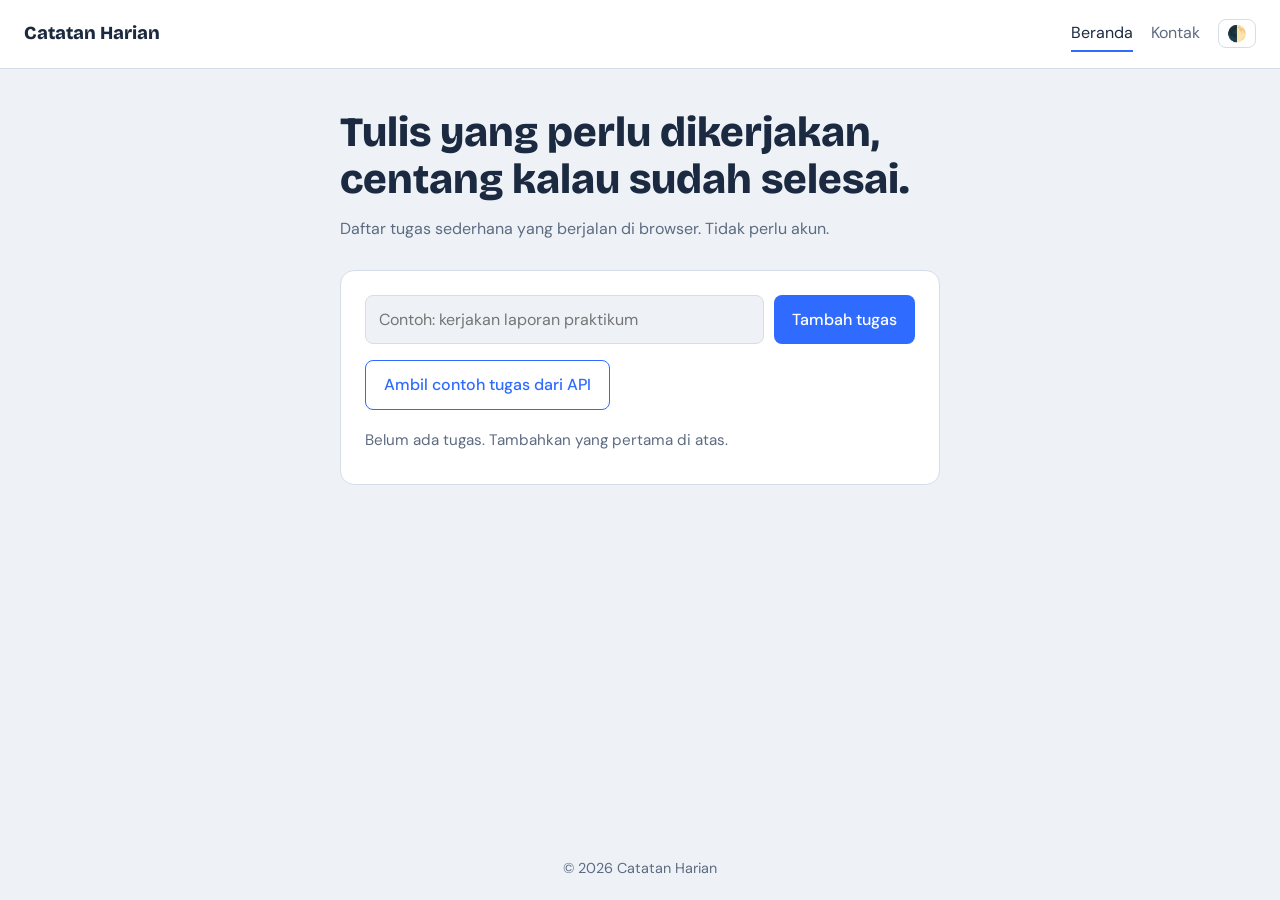
<file: index.html>
<!DOCTYPE html>
<html lang="id">
<head>
  <meta charset="UTF-8">
  <meta name="viewport" content="width=device-width, initial-scale=1">
  <title>Beranda | Catatan Harian</title>
  <link rel="preconnect" href="https://fonts.googleapis.com">
  <link href="https://fonts.googleapis.com/css2?family=Bricolage+Grotesque:wght@600;800&family=DM+Sans:wght@400;500&display=swap" rel="stylesheet">
  <link rel="stylesheet" href="style.css">
</head>
<body>
  <header class="nav">
    <a class="brand" href="index.html">Catatan Harian</a>
    <nav>
      <a href="index.html" class="active">Beranda</a>
      <a href="kontak.html">Kontak</a>
      <button id="tema" class="icon-btn" aria-label="Ganti tema">🌓</button>
    </nav>
  </header>

  <main>
    <section class="hero">
      <h1>Tulis yang perlu dikerjakan, centang kalau sudah selesai.</h1>
      <p>Daftar tugas sederhana yang berjalan di browser. Tidak perlu akun.</p>
    </section>

    <section class="panel">
      <form id="form-tugas" class="row">
        <input id="input-tugas" type="text" placeholder="Contoh: kerjakan laporan praktikum" aria-label="Tugas baru" required>
        <button type="submit" class="btn">Tambah tugas</button>
      </form>

      <button id="btn-api" type="button" class="btn btn-sekunder">Ambil contoh tugas dari API</button>
      <p id="status-api" class="muted" role="status"></p>

      <p id="ringkasan" class="muted">Belum ada tugas. Tambahkan yang pertama di atas.</p>
      <ul id="daftar" class="list"></ul>
    </section>
  </main>

  <footer>© 2026 Catatan Harian</footer>
  <script src="script.js"></script>
</body>
</html>
</file>
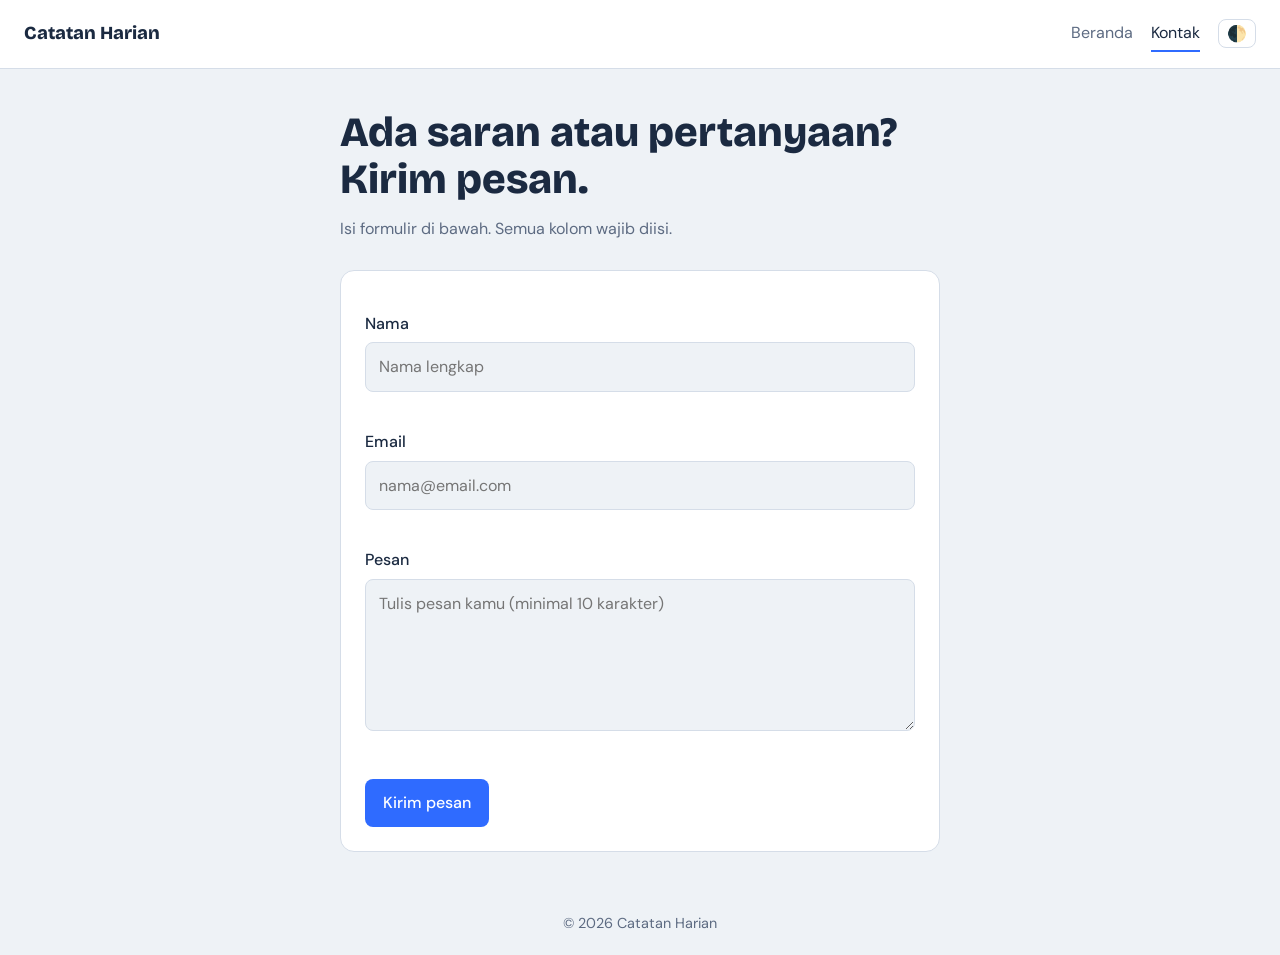
<file: kontak.html>
<!DOCTYPE html>
<html lang="id">
<head>
  <meta charset="UTF-8">
  <meta name="viewport" content="width=device-width, initial-scale=1">
  <title>Kontak | Catatan Harian</title>
  <link rel="preconnect" href="https://fonts.googleapis.com">
  <link href="https://fonts.googleapis.com/css2?family=Bricolage+Grotesque:wght@600;800&family=DM+Sans:wght@400;500&display=swap" rel="stylesheet">
  <link rel="stylesheet" href="style.css">
</head>
<body>
  <header class="nav">
    <a class="brand" href="index.html">Catatan Harian</a>
    <nav>
      <a href="index.html">Beranda</a>
      <a href="kontak.html" class="active">Kontak</a>
      <button id="tema" class="icon-btn" aria-label="Ganti tema">🌓</button>
    </nav>
  </header>

  <main>
    <section class="hero">
      <h1>Ada saran atau pertanyaan? Kirim pesan.</h1>
      <p>Isi formulir di bawah. Semua kolom wajib diisi.</p>
    </section>

    <section class="panel">
      <form id="form-kontak" novalidate>
        <label for="nama">Nama</label>
        <input id="nama" type="text" placeholder="Nama lengkap">
        <small class="error" id="err-nama"></small>

        <label for="email">Email</label>
        <input id="email" type="email" placeholder="nama@email.com">
        <small class="error" id="err-email"></small>

        <label for="pesan">Pesan</label>
        <textarea id="pesan" rows="5" placeholder="Tulis pesan kamu (minimal 10 karakter)"></textarea>
        <small class="error" id="err-pesan"></small>

        <button type="submit" class="btn">Kirim pesan</button>
        <p id="sukses" class="success" hidden></p>
      </form>
    </section>
  </main>

  <footer>© 2026 Catatan Harian</footer>
  <script src="script.js"></script>
</body>
</html>
</file>
<file: style.css>
:root {
  --bg: #eef2f6;
  --surface: #ffffff;
  --ink: #1b2a41;
  --muted: #5d6b82;
  --line: #d5dde8;
  --accent: #2f6bff;
  --accent-ink: #ffffff;
  --ok: #1c8c5a;
  --err: #c93b3b;
}
:root[data-tema="gelap"] {
  --bg: #121a28;
  --surface: #1b2638;
  --ink: #e8eef8;
  --muted: #9aa8c0;
  --line: #2c3a52;
  --accent: #6c97ff;
  --accent-ink: #0d1626;
  --ok: #4cc58b;
  --err: #ff7b7b;
}

* { box-sizing: border-box; }
body {
  margin: 0;
  background: var(--bg);
  color: var(--ink);
  font-family: "DM Sans", system-ui, sans-serif;
  line-height: 1.6;
  min-height: 100vh;
  display: flex;
  flex-direction: column;
}
h1 { font-family: "Bricolage Grotesque", system-ui, sans-serif; font-weight: 800; line-height: 1.15; }

.nav {
  display: flex; justify-content: space-between; align-items: center;
  padding: 16px 24px; border-bottom: 1px solid var(--line); background: var(--surface);
}
.brand { font-family: "Bricolage Grotesque", sans-serif; font-weight: 800; font-size: 1.15rem; color: var(--ink); text-decoration: none; }
.nav nav { display: flex; align-items: center; gap: 18px; }
.nav nav a { color: var(--muted); text-decoration: none; padding: 4px 0; border-bottom: 2px solid transparent; }
.nav nav a.active, .nav nav a:hover { color: var(--ink); border-bottom-color: var(--accent); }
.icon-btn { background: none; border: 1px solid var(--line); border-radius: 8px; padding: 4px 8px; cursor: pointer; font-size: 1rem; }

main { flex: 1; width: 100%; max-width: 640px; margin: 0 auto; padding: 40px 20px; }
.hero h1 { font-size: clamp(1.8rem, 5vw, 2.6rem); margin: 0 0 12px; }
.hero p { color: var(--muted); margin: 0 0 28px; }

.panel { background: var(--surface); border: 1px solid var(--line); border-radius: 14px; padding: 24px; }
.row { display: flex; gap: 10px; }
.row input { flex: 1; }

input, textarea {
  width: 100%; padding: 11px 13px; font: inherit; color: var(--ink);
  background: var(--bg); border: 1px solid var(--line); border-radius: 8px;
}
input:focus-visible, textarea:focus-visible, .btn:focus-visible, .icon-btn:focus-visible, a:focus-visible {
  outline: 3px solid var(--accent); outline-offset: 2px;
}
label { display: block; margin: 16px 0 6px; font-weight: 500; }
textarea { resize: vertical; }

.btn {
  background: var(--accent); color: var(--accent-ink); border: 0; border-radius: 8px;
  padding: 11px 18px; font: inherit; font-weight: 500; cursor: pointer;
}
.btn:hover { filter: brightness(1.08); }
form#form-kontak .btn { margin-top: 20px; }

.muted { color: var(--muted); margin: 18px 0 8px; font-size: .95rem; }
.list { list-style: none; margin: 0; padding: 0; }
.list li { display: flex; align-items: center; gap: 12px; padding: 12px 0; border-top: 1px solid var(--line); }
.list li span { flex: 1; }
.list li.selesai span { text-decoration: line-through; color: var(--muted); }
.list input[type="checkbox"] { width: 20px; height: 20px; accent-color: var(--accent); }
.hapus { background: none; border: 0; color: var(--err); cursor: pointer; font: inherit; }

.error { display: block; color: var(--err); min-height: 1.2em; font-size: .88rem; margin-top: 4px; }
input.invalid, textarea.invalid { border-color: var(--err); }
.success { color: var(--ok); font-weight: 500; margin: 16px 0 0; }

footer { text-align: center; color: var(--muted); padding: 20px; font-size: .9rem; }

@media (max-width: 480px) {
  .row { flex-direction: column; }
  .nav { padding: 12px 16px; }
}

.btn-sekunder { background: transparent; color: var(--accent); border: 1px solid var(--accent); margin-top: 16px; }
.btn-sekunder:disabled, .btn:disabled { opacity: .6; cursor: wait; }
</file>
